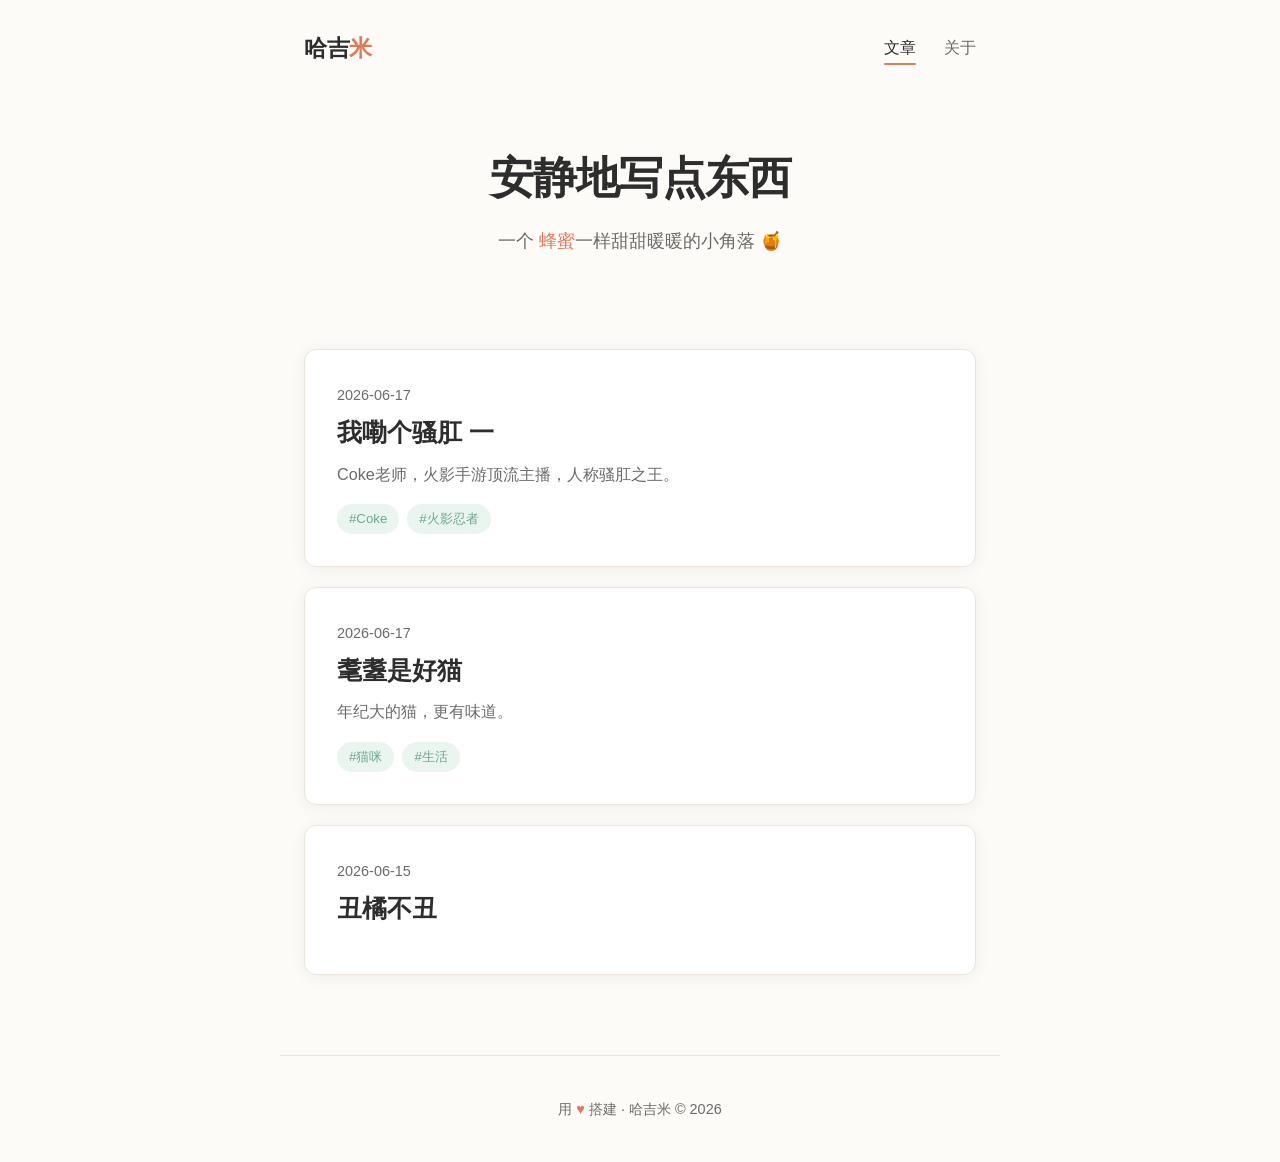
<file: index.html>
<!DOCTYPE html>
<html lang="zh-CN">
<head>
  <meta charset="UTF-8">
  <meta name="viewport" content="width=device-width, initial-scale=1.0">
  <title>哈吉米 · 博客</title>
  <link rel="stylesheet" href="css/style.css">
  <script src="js/data.js"></script>
</head>
<body>

<nav>
  <a href="index.html" class="nav-brand">哈吉<span>米</span></a>
  <div class="nav-links">
    <a href="index.html" class="active">文章</a>
    <a href="about.html">关于</a>
  </div>
</nav>

<header class="hero">
  <h1>安静地写点东西</h1>
  <p>一个 <span class="tagline-accent">蜂蜜</span>一样甜甜暖暖的小角落 🍯</p>
</header>

<main class="container" id="post-list-container">
  <!-- 动态渲染文章列表 -->
</main>

<footer>
  <p>用 <span class="heart">♥</span> 搭建 · 哈吉米 © 2026</p>
</footer>

<script>
(function() {
  const container = document.getElementById('post-list-container');
  const posts = getAllPosts();

  if (posts.length === 0) {
    container.innerHTML = `
      <div class="empty-state">
        <div class="emoji">📝</div>
        <h3>还没有文章</h3>
        <p>第一篇正在路上……</p>
      </div>`;
    return;
  }

  let html = '<div class="post-list">';
  posts.forEach(post => {
    html += `
    <article class="post-card" onclick="location.href='post.html?slug=${post.slug}'">
      <div class="post-date">${post.date}</div>
      <h2>${post.title}</h2>
      <p class="post-excerpt">${post.excerpt}</p>
      <div class="post-tags">
        ${post.tags.map(t => `<span>#${t}</span>`).join('')}
      </div>
    </article>`;
  });
  html += '</div>';
  container.innerHTML = html;
})();
</script>

</body>
</html>
</file>
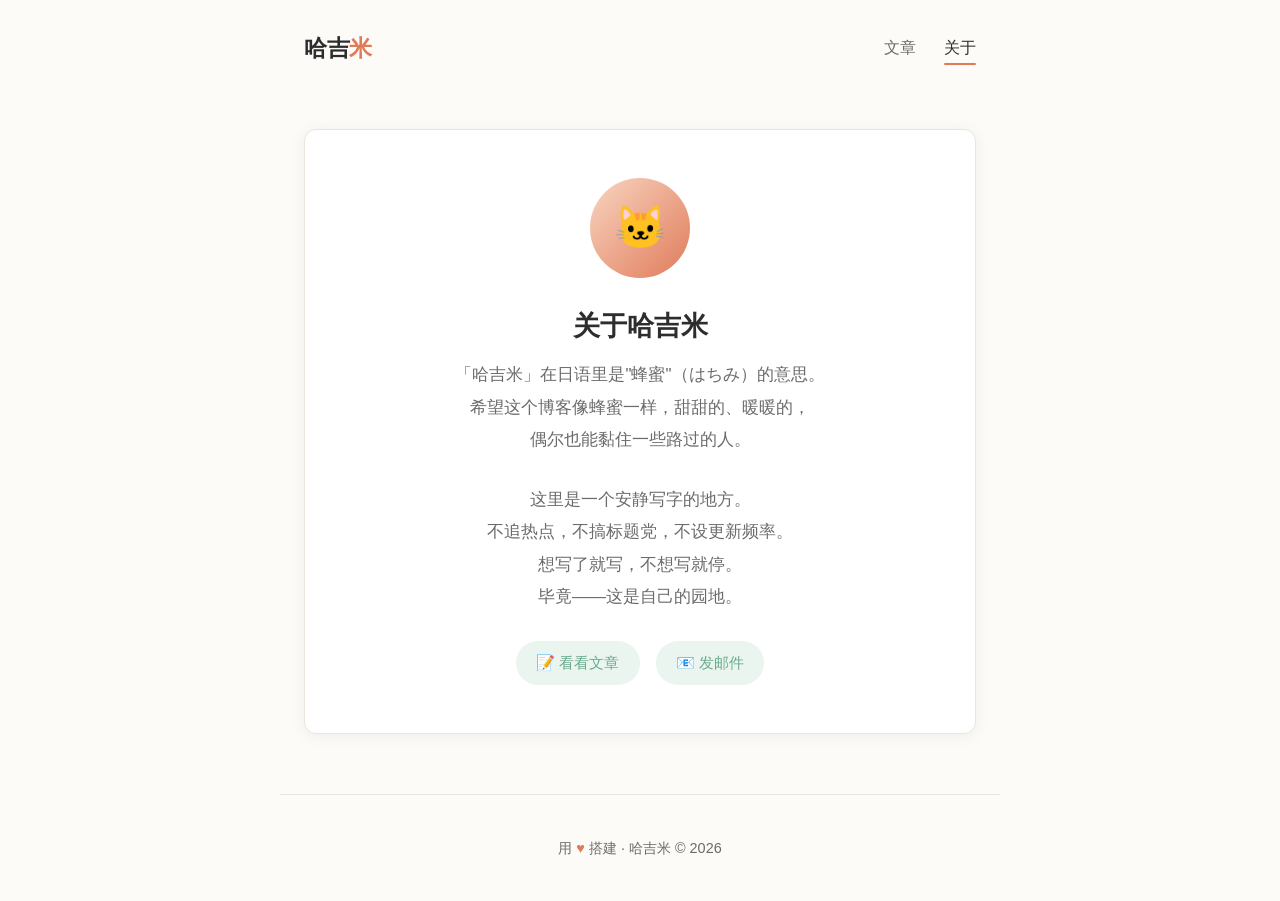
<file: about.html>
<!DOCTYPE html>
<html lang="zh-CN">
<head>
  <meta charset="UTF-8">
  <meta name="viewport" content="width=device-width, initial-scale=1.0">
  <title>关于 - 哈吉米</title>
  <link rel="stylesheet" href="css/style.css">
</head>
<body>

<nav>
  <a href="index.html" class="nav-brand">哈吉<span>米</span></a>
  <div class="nav-links">
    <a href="index.html">文章</a>
    <a href="about.html" class="active">关于</a>
  </div>
</nav>

<section class="about-section">
  <div class="about-card">
    <div class="about-avatar">🐱</div>
    <h2>关于哈吉米</h2>
    <p class="about-bio">
      「哈吉米」在日语里是"蜂蜜"（はちみ）的意思。<br>
      希望这个博客像蜂蜜一样，甜甜的、暖暖的，<br>
      偶尔也能黏住一些路过的人。
    </p>
    <p class="about-bio">
      这里是一个安静写字的地方。<br>
      不追热点，不搞标题党，不设更新频率。<br>
      想写了就写，不想写就停。<br>
      毕竟——这是自己的园地。
    </p>
    <div class="about-links">
      <a href="index.html">📝 看看文章</a>
      <a href="mailto:hello@哈吉米.icu">📧 发邮件</a>
    </div>
  </div>
</section>

<footer>
  <p>用 <span class="heart">♥</span> 搭建 · 哈吉米 © 2026</p>
</footer>

</body>
</html>
</file>
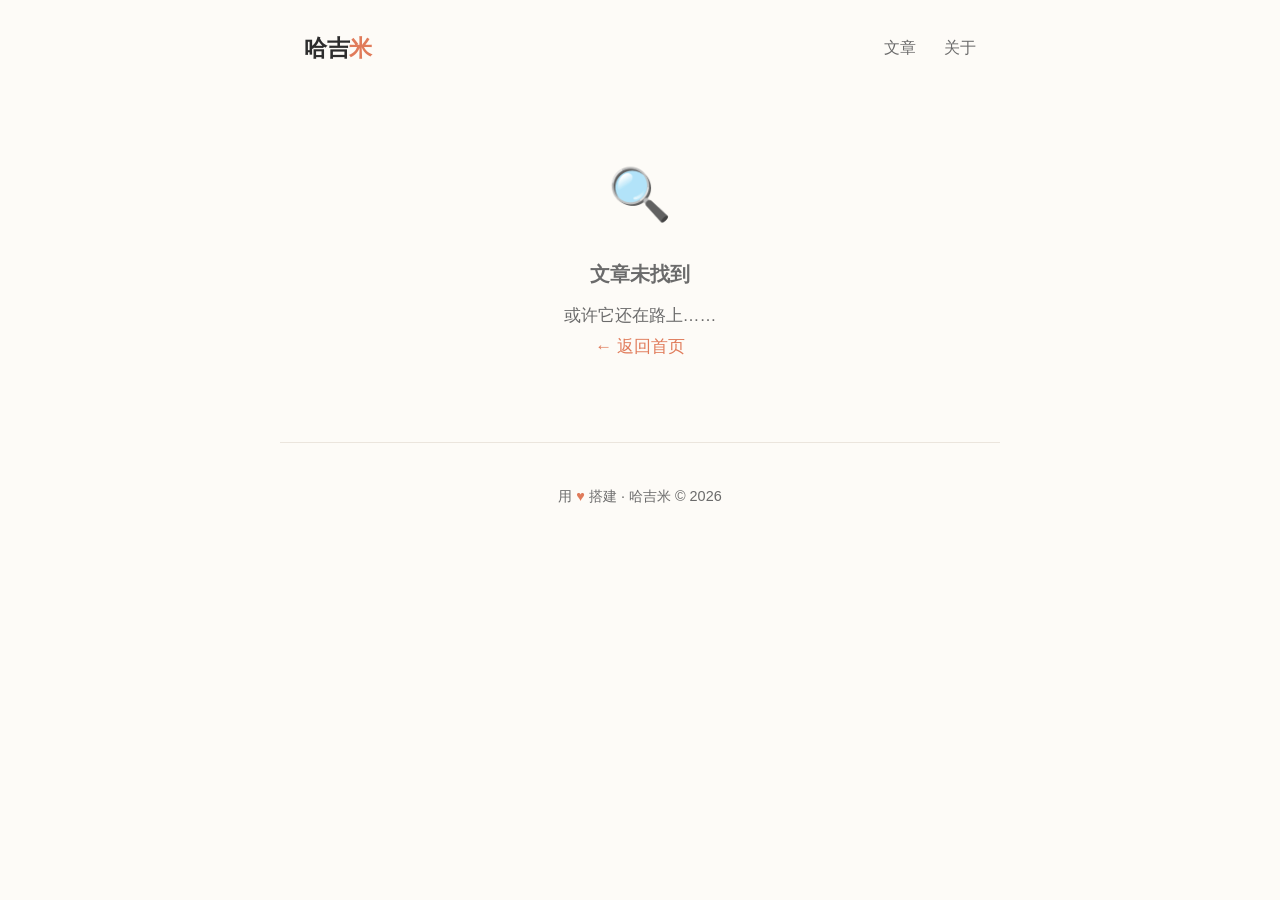
<file: post.html>
<!DOCTYPE html>
<html lang="zh-CN">
<head>
  <meta charset="UTF-8">
  <meta name="viewport" content="width=device-width, initial-scale=1.0">
  <title>文章 - 哈吉米</title>
  <link rel="stylesheet" href="css/style.css">
  <script src="js/data.js"></script>
</head>
<body>

<nav>
  <a href="index.html" class="nav-brand">哈吉<span>米</span></a>
  <div class="nav-links">
    <a href="index.html">文章</a>
    <a href="about.html">关于</a>
  </div>
</nav>

<main id="post-content">
  <!-- 动态渲染 -->
</main>

<footer>
  <p>用 <span class="heart">♥</span> 搭建 · 哈吉米 © 2026</p>
</footer>

<script>
(function() {
  const params = new URLSearchParams(window.location.search);
  const slug = params.get('slug');
  const post = getPostBySlug(slug);

  if (!post) {
    document.getElementById('post-content').innerHTML = `
      <div class="empty-state">
        <div class="emoji">🔍</div>
        <h3>文章未找到</h3>
        <p>或许它还在路上……<br><a href="index.html">← 返回首页</a></p>
      </div>`;
    document.title = '文章未找到 - 哈吉米';
    return;
  }

  document.title = post.title + ' - 哈吉米';
  document.getElementById('post-content').innerHTML = `
    <article>
      <header class="article-header">
        <div class="post-date">${post.date}</div>
        <h1>${post.title}</h1>
        <div class="post-tags">
          ${post.tags.map(t => `<span>#${t}</span>`).join('')}
        </div>
      </header>
      <div class="article-body">
        ${post.content}
      </div>
    </article>
    <div style="text-align:center; padding-bottom: 40px;">
      <a href="index.html">← 返回文章列表</a>
    </div>`;

  // 图片加载优化：fade-in + lazy fallback
  requestAnimationFrame(() => {
    document.querySelectorAll('.article-body img').forEach(img => {
      if (img.complete) {
        img.classList.add('loaded');
      } else {
        img.onload = () => img.classList.add('loaded');
        img.onerror = () => img.classList.add('loaded');
      }
    });
  });
})();
</script>

</body>
</html>
</file>
<file: css/style.css>
/* ===== 哈吉米博客 - 样式表 ===== */

/* --- 基础设置 --- */
:root {
  --bg: #fdfbf7;
  --card-bg: #ffffff;
  --text: #2d2d2d;
  --text-light: #6b6b6b;
  --accent: #e07b5a;
  --accent-hover: #c96a4b;
  --green: #6aab8e;
  --green-light: #eaf5ef;
  --border: #ebe5dd;
  --shadow: 0 2px 16px rgba(0,0,0,0.06);
  --radius: 12px;
  --max-width: 720px;
  --font-serif: 'Georgia', 'Noto Serif SC', 'STSong', serif;
  --font-sans: -apple-system, BlinkMacSystemFont, 'Segoe UI', 'PingFang SC', 'Hiragino Sans GB', 'Microsoft YaHei', sans-serif;
}

*, *::before, *::after { box-sizing: border-box; margin: 0; padding: 0; }

html {
  font-size: 17px;
  scroll-behavior: smooth;
}

body {
  font-family: var(--font-sans);
  background: var(--bg);
  color: var(--text);
  line-height: 1.8;
  -webkit-font-smoothing: antialiased;
}

a { color: var(--accent); text-decoration: none; transition: color 0.2s; }
a:hover { color: var(--accent-hover); }

img { max-width: 100%; height: auto; }

/* --- 图片加载优化 --- */
img:not(.no-lazy) {
  opacity: 0;
  transition: opacity 0.5s ease;
  background: #f0ece6;
  content-visibility: auto;
  contain-intrinsic-size: auto 400px;
}
img:not(.no-lazy).loaded {
  opacity: 1;
}
/* 针对文章内容区的图片，确保圆角和块级 */
.article-body img,
article img {
  display: block;
  border-radius: 8px;
  contain: paint;
}
/* 低网速下先显示占位背景 */
img[loading="lazy"] {
  background: linear-gradient(110deg, #ece8e0 30%, #f5f2ec 50%, #ece8e0 70%);
  background-size: 200% 100%;
  animation: shimmer 1.5s infinite;
}
img[loading="lazy"].loaded {
  background: none;
  animation: none;
}
@keyframes shimmer {
  0% { background-position: 200% 0; }
  100% { background-position: -200% 0; }
}

/* --- 导航栏 --- */
nav {
  max-width: var(--max-width);
  margin: 0 auto;
  padding: 28px 24px 0;
  display: flex;
  justify-content: space-between;
  align-items: center;
}

.nav-brand {
  font-size: 1.35rem;
  font-weight: 700;
  color: var(--text);
  letter-spacing: -0.3px;
}
.nav-brand span { color: var(--accent); }

.nav-links { display: flex; gap: 28px; align-items: center; }
.nav-links a {
  color: var(--text-light);
  font-size: 0.95rem;
  position: relative;
  padding-bottom: 3px;
}
.nav-links a:hover,
.nav-links a.active { color: var(--text); }
.nav-links a.active::after {
  content: '';
  position: absolute;
  bottom: 0; left: 0; right: 0;
  height: 2px;
  background: var(--accent);
  border-radius: 1px;
}

/* --- 布局 --- */
.container {
  max-width: var(--max-width);
  margin: 0 auto;
  padding: 0 24px;
}

/* --- 首屏 --- */
.hero {
  text-align: center;
  padding: 80px 24px 60px;
}
.hero h1 {
  font-family: var(--font-serif);
  font-size: 2.6rem;
  font-weight: 700;
  letter-spacing: -1px;
  line-height: 1.35;
  margin-bottom: 16px;
}
.hero p {
  color: var(--text-light);
  font-size: 1.05rem;
  max-width: 480px;
  margin: 0 auto 32px;
}
.hero .tagline-accent { color: var(--accent); }

/* --- 文章列表 --- */
.post-list { padding-bottom: 60px; }

.post-card {
  background: var(--card-bg);
  border-radius: var(--radius);
  padding: 32px;
  margin-bottom: 20px;
  box-shadow: var(--shadow);
  border: 1px solid var(--border);
  transition: transform 0.2s, box-shadow 0.2s;
  cursor: pointer;
}
.post-card:hover {
  transform: translateY(-2px);
  box-shadow: 0 4px 24px rgba(0,0,0,0.1);
}

.post-card .post-date {
  font-size: 0.85rem;
  color: var(--text-light);
  margin-bottom: 8px;
}
.post-card h2 {
  font-size: 1.45rem;
  font-weight: 700;
  margin-bottom: 10px;
  line-height: 1.4;
  color: var(--text);
}
.post-card .post-excerpt {
  color: var(--text-light);
  font-size: 0.95rem;
  line-height: 1.7;
  margin-bottom: 16px;
}
.post-card .post-tags {
  display: flex; gap: 8px; flex-wrap: wrap;
}
.post-card .post-tags span {
  font-size: 0.78rem;
  padding: 3px 12px;
  border-radius: 20px;
  background: var(--green-light);
  color: var(--green);
  font-weight: 500;
}

/* --- 文章详情页 --- */
.article-header {
  text-align: center;
  padding: 60px 24px 40px;
}
.article-header .post-date {
  color: var(--text-light);
  font-size: 0.88rem;
  margin-bottom: 12px;
}
.article-header h1 {
  font-family: var(--font-serif);
  font-size: 2.2rem;
  font-weight: 700;
  line-height: 1.4;
  margin-bottom: 20px;
}
.article-header .post-tags { justify-content: center; }

.article-body {
  max-width: 700px;
  margin: 0 auto;
  padding: 0 24px 80px;
  font-size: 1rem;
  line-height: 2;
}
.article-body h2 {
  font-size: 1.35rem;
  margin: 48px 0 16px;
  padding-bottom: 8px;
  border-bottom: 2px solid var(--border);
}
.article-body h3 {
  font-size: 1.15rem;
  margin: 32px 0 12px;
  color: var(--accent);
}
.article-body p { margin-bottom: 20px; }
.article-body ul, .article-body ol { margin: 12px 0 20px 24px; }
.article-body li { margin-bottom: 6px; }
.article-body blockquote {
  border-left: 3px solid var(--accent);
  padding: 12px 20px;
  margin: 24px 0;
  background: #fefaf7;
  border-radius: 0 8px 8px 0;
  color: var(--text-light);
}
.article-body code {
  font-size: 0.9em;
  background: #f5f2ed;
  padding: 2px 6px;
  border-radius: 4px;
}
.article-body pre {
  background: #2d2d2d;
  color: #e8e3db;
  padding: 20px 24px;
  border-radius: var(--radius);
  overflow-x: auto;
  margin: 24px 0;
  font-size: 0.88rem;
  line-height: 1.6;
}
.article-body pre code {
  background: none;
  padding: 0;
  color: inherit;
}

/* --- 关于页 --- */
.about-section {
  padding: 60px 24px;
  max-width: var(--max-width);
  margin: 0 auto;
}
.about-card {
  background: var(--card-bg);
  border-radius: var(--radius);
  padding: 48px;
  box-shadow: var(--shadow);
  border: 1px solid var(--border);
  text-align: center;
}
.about-avatar {
  width: 100px; height: 100px;
  border-radius: 50%;
  background: linear-gradient(135deg, #f9d5c1, var(--accent));
  margin: 0 auto 24px;
  display: flex; align-items: center; justify-content: center;
  font-size: 2.5rem;
}
.about-card h2 { font-size: 1.6rem; margin-bottom: 8px; }
.about-card .about-bio { color: var(--text-light); line-height: 1.9; margin-bottom: 28px; }
.about-links { display: flex; gap: 16px; justify-content: center; flex-wrap: wrap; }
.about-links a {
  display: inline-block;
  padding: 8px 20px;
  border-radius: 24px;
  background: var(--green-light);
  color: var(--green);
  font-weight: 500;
  font-size: 0.9rem;
  transition: all 0.2s;
}
.about-links a:hover { background: #d4ece0; transform: translateY(-1px); }

/* --- 空状态 --- */
.empty-state {
  text-align: center; padding: 80px 24px; color: var(--text-light);
}
.empty-state .emoji { font-size: 3rem; margin-bottom: 16px; }
.empty-state h3 { margin-bottom: 8px; }

/* --- 页脚 --- */
footer {
  text-align: center;
  padding: 40px 24px;
  color: var(--text-light);
  font-size: 0.85rem;
  border-top: 1px solid var(--border);
  max-width: var(--max-width);
  margin: 0 auto;
}
footer .heart { color: var(--accent); }

/* --- 响应式 --- */
@media (max-width: 640px) {
  html { font-size: 15px; }
  .hero h1 { font-size: 2rem; }
  .hero { padding: 50px 20px 40px; }
  .post-card { padding: 24px 20px; }
  .article-header h1 { font-size: 1.7rem; }
  .about-card { padding: 32px 24px; }
  nav { padding: 20px 16px 0; }
  .nav-links { gap: 16px; }
}
</file>
